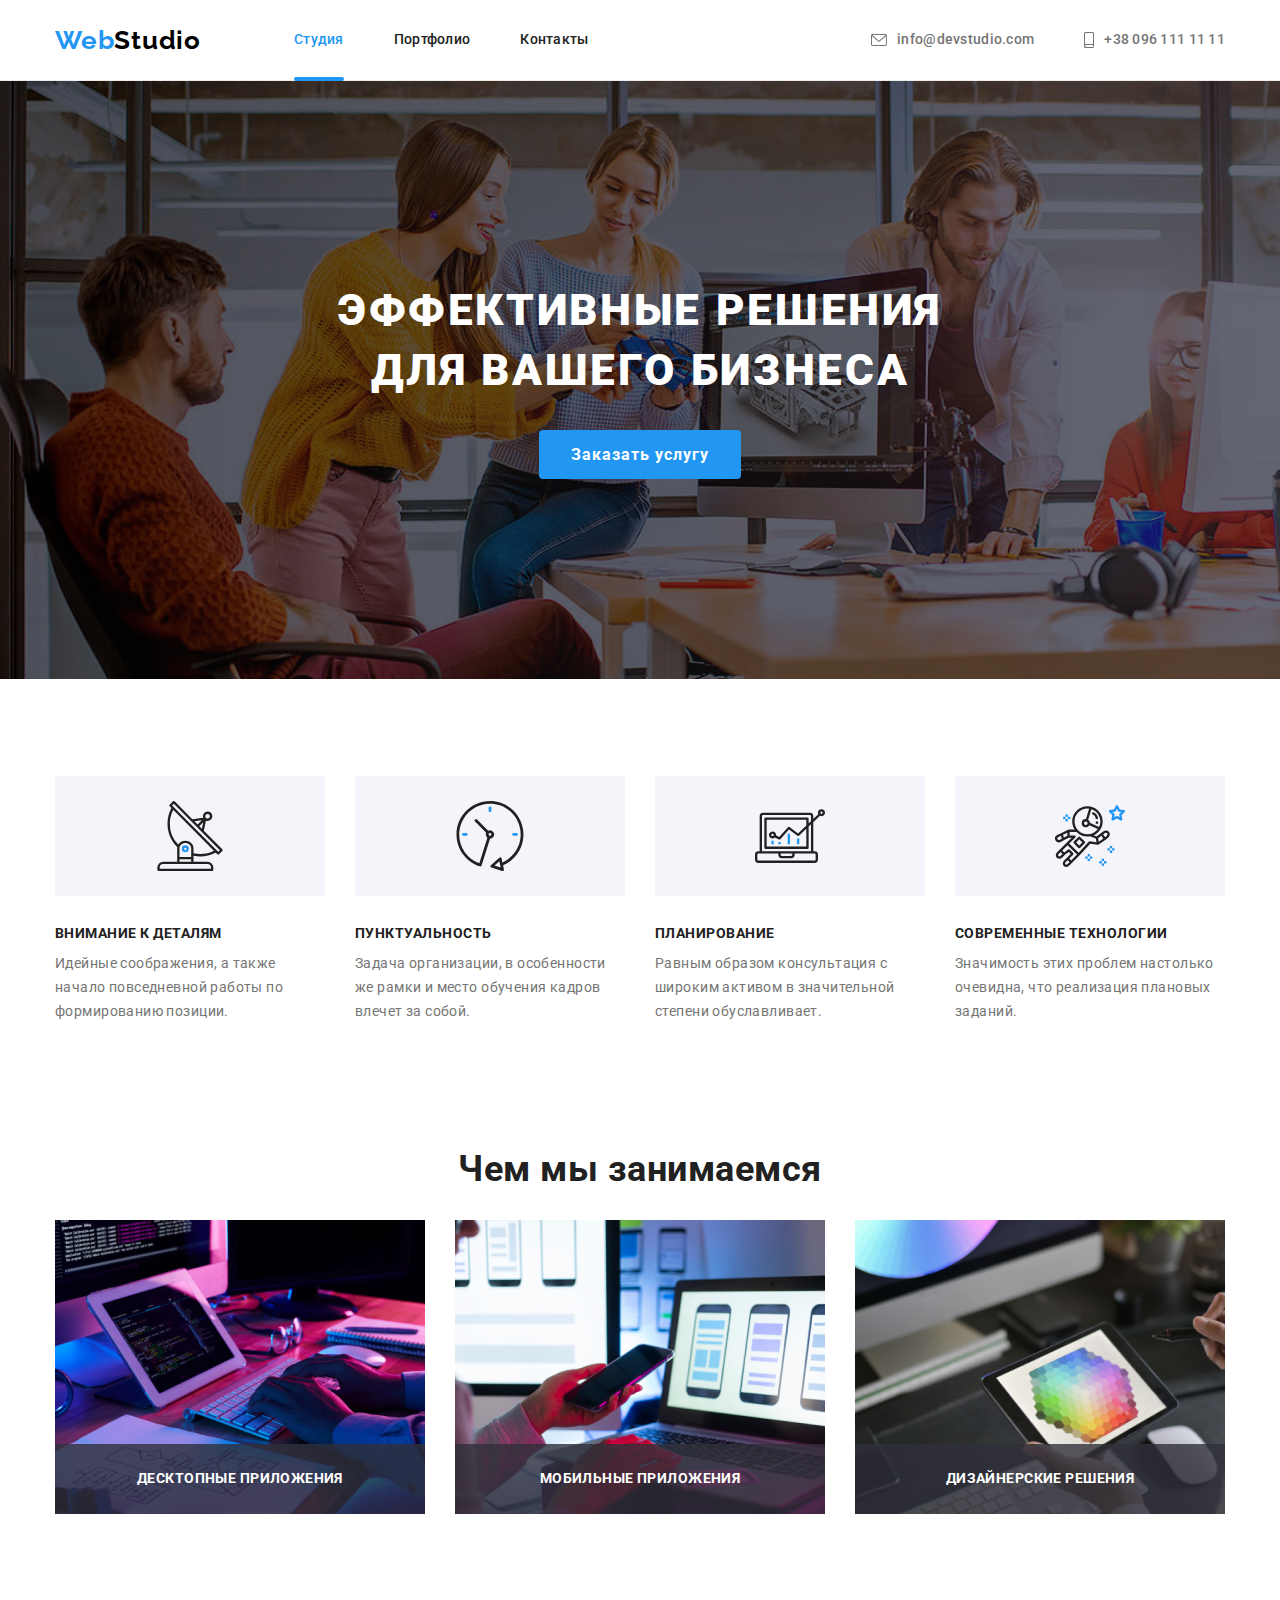
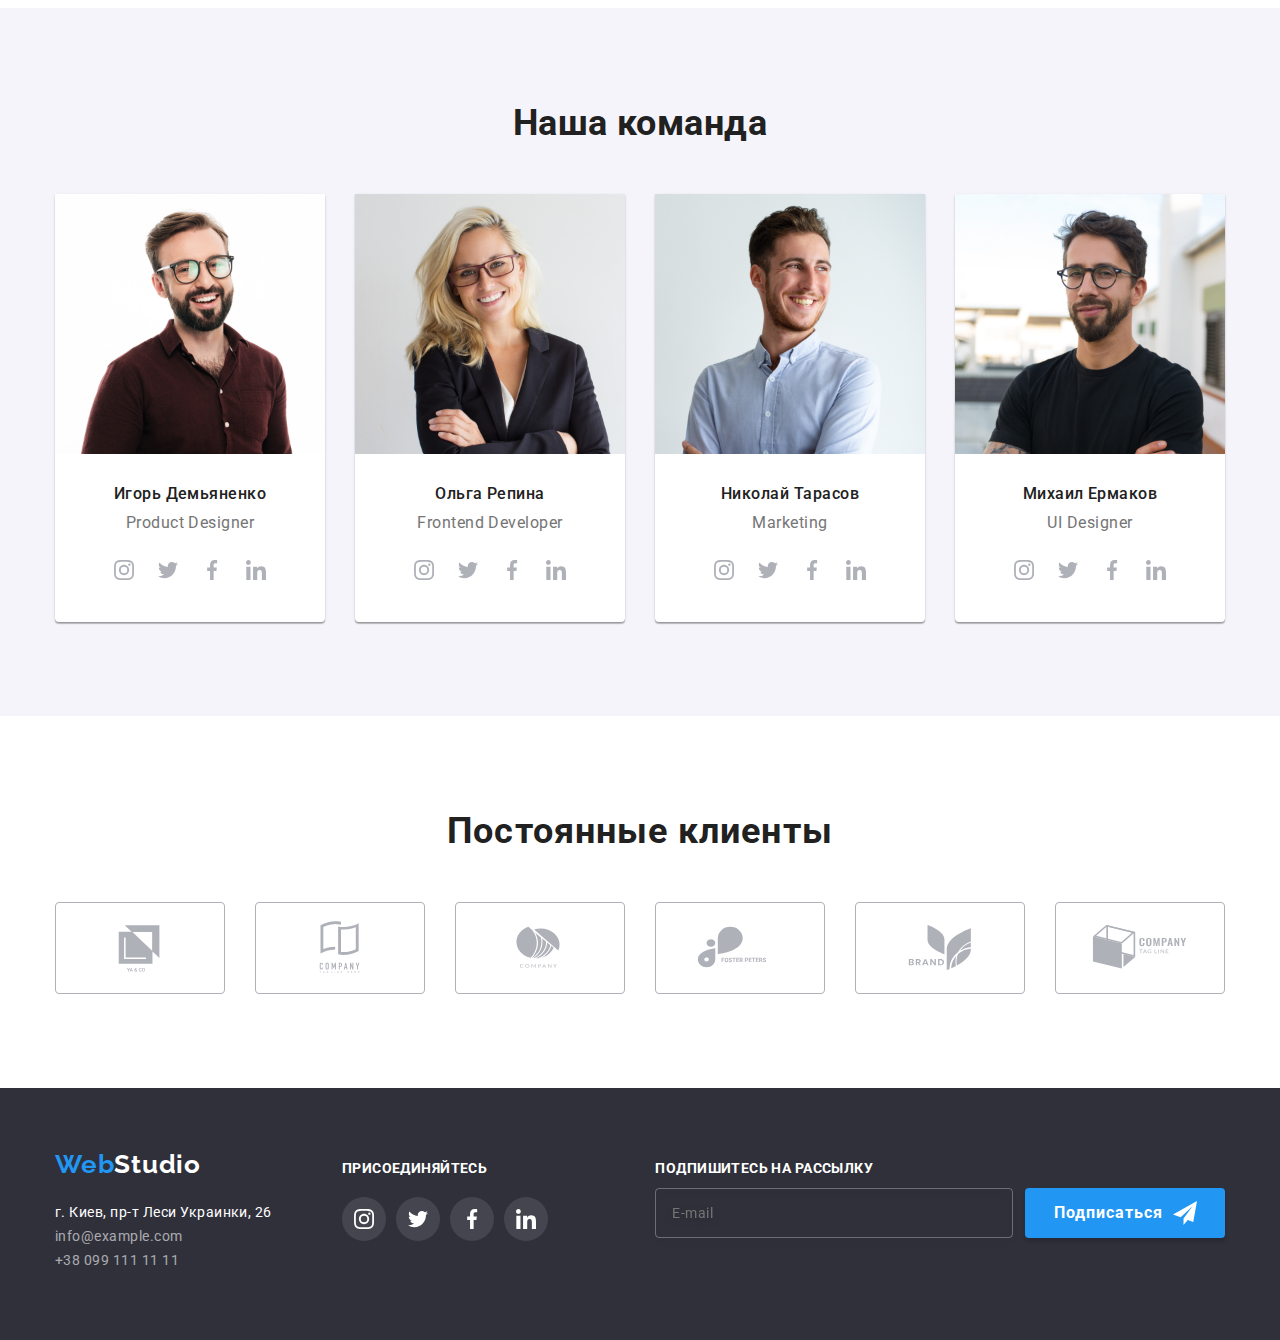
<file: index.html>
<!DOCTYPE html>
<html lang="ru">
  <head>
    <meta charset="UTF-8" />
    <meta http-equiv="X-UA-Compatible" content="IE=edge" />
    <meta name="viewport" content="width=device-width, initial-scale=1.0" />
    <title>Студия</title>
    <link href="https://fonts.googleapis.com/css2?family=Raleway:wght@700&family=Roboto:wght@400;500;700;900&display=swap" rel="stylesheet"/>
    <link rel="stylesheet" href="https://cdn.jsdelivr.net/npm/modern-normalize@1.1.0/modern-normalize.css"/>
    <link rel="stylesheet" href="./css/styles.css"/>
  </head>
  <body>

    <!-- HEADER START -->
    <header class="header">
      <div class="container header-container">
        <a class="logo" href="./index.html"><span class="logo-webblue">Web</span><span class="logo-studioblack">Studio</span></a>
        <nav class="site-nav">
          <ul class="site-nav-list">
            <li class="item"><a href="./index.html" class="link current">Студия</a></li>
            <li class="item"><a href="./portfolio.html" class="link">Портфолио</a></li>
            <li class="item"><a href="" class="link">Контакты</a></li>
          </ul>
        </nav>
        <ul class="header-contacts">
          <li class="item"><a class="header-contacts-link" href="mailto:info@devstudio.com"><svg class="icon-header envelope"><use href="./images/icons/sprite.svg#icon-envelope"></use></svg>info@devstudio.com</a></li>
          <li class="item"><a class="header-contacts-link" href="tel:+380961111111"><svg class="icon-header phone"><use href="./images/icons/sprite.svg#icon-smartphone"></use></svg>+38 096 111 11 11</a></li>
        </ul>
      </div>
    </header>
    <!-- HEADER END -->

    <main class="main">
      
      <!--HERO START -->
      <section class="hero-section">
        <div>
          <h1 class="hero-title">ЭФФЕКТИВНЫЕ РЕШЕНИЯ ДЛЯ ВАШЕГО БИЗНЕСА</h1>
          <button data-modal-open class="hero-btn" type="button">Заказать услугу</button>
        </div>
      </section>
      <!-- HERO END -->

      <!-- BENEFITS START -->
      <section class="benefits-section">
        <div class="container">
          <h2 class="section-title visually-hidden">Преимущества</h2>
          <ul class="benefits">
            <li class="benefits-list">
              <div class="icon-block">
                <svg class="features-icon" width="70" height="70">
                  <use href="./images/icons/sprite.svg#icon-antenna"></use>
                </svg>
              </div>
              <h3 class="benefits-title">ВНИМАНИЕ К ДЕТАЛЯМ</h3>
              <p class="benefits-text">Идейные соображения, а также начало повседневной работы по формированию позиции.</p>
            </li>
            <li class="benefits-list">
              <div class="icon-block">
                <svg class="features-icon" width="70" height="70">
                    <use href="./images/icons/sprite.svg#icon-clock"></use>
                </svg>
              </div>
              <h3 class="benefits-title">ПУНКТУАЛЬНОСТЬ</h3>
              <p class="benefits-text">Задача организации, в особенности же рамки и место обучения кадров влечет за собой.</p>
            </li>
            <li class="benefits-list">
              <div class="icon-block">
                <svg class="features-icon" width="70" height="70">
                  <use href="./images/icons/sprite.svg#icon-diagram"></use>
                </svg>
              </div>
              <h3 class="benefits-title">ПЛАНИРОВАНИЕ</h3>
              <p class="benefits-text">Равным образом консультация с широким активом в значительной степени обуславливает.
              </p>
            </li>
            <li class="benefits-list">
              <div class="icon-block">
                <svg class="features-icon" width="70" height="70">
                  <use href="./images/icons/sprite.svg#icon-astronaut"></use>
                </svg>
              </div>
              <h3 class="benefits-title">СОВРЕМЕННЫЕ ТЕХНОЛОГИИ</h3>
              <p class="benefits-text">Значимость этих проблем настолько очевидна, что реализация плановых заданий.</p>
            </li>
          </ul>
        </div>
      </section>
      <!-- BENEFITS END -->

      <!-- WEDOING START -->
      <section class="wedoing-section">
        <div class="container">
          <h2>Чем мы занимаемся</h2>
          <ul class="wedoing">
            <li class="wedoing-item"><img src="./images/img1.jpg" alt="десктоп" width="370" height="294"/>
            <h3 class="wedoing-item-title">Десктопные приложения</h3>
            </li>
            <li class="wedoing-item"><img src="./images/img2.jpg" alt="мобильное приложение" width="370" height="294"/>
            <h3 class="wedoing-item-title">Мобильные приложения</h3>
            </li>
            <li class="wedoing-item"><img src="./images/img3.jpg" alt="дизайн" width="370" height="294"/>
            <h3 class="wedoing-item-title">Дизайнерские решения</h3>
            </li>
          </ul>
        </div>
      </section>
      <!-- WEDOING END -->

      <!-- TEAM START -->
      <section class="team-section">
        <div class="container">
          <h2 class="section-team-title">Наша команда</h2>
          <ul class="team-list">
            <li class="team-card">
              <img src="./images/img4.jpg" alt="Участник 1" width="270" height="260"/>
              <div class="team-card-description">
                <h3 class="teammate">Игорь Демьяненко</h3>
                <p class="team-position">Product Designer</p>
                <ul class="team-icons"> 
                  <li> <a class="team-link" href="" aria-label="Instagram" target="noopener norefferer"> <svg class="team-icon" width="20px" height="20px"> <use href="./images/icons/sprite.svg#icon-instagram"></use> </svg> </a> </li>
                  <li> <a class="team-link" href="" aria-label="Twitter" target="noopener norefferer"> <svg class="team-icon" width="20px" height="20px"> <use href="./images/icons/sprite.svg#icon-twitter"></use> </svg> </a> </li>
                  <li> <a class="team-link" href="" aria-label="Facebook" target="noopener norefferer"> <svg class="team-icon" width="20px" height="20px"> <use href="./images/icons/sprite.svg#icon-facebook"></use> </svg> </a> </li>
                  <li> <a class="team-link" href="" aria-label="linkedin" target="noopener norefferer"> <svg class="team-icon" width="20px" height="20px"> <use href="./images/icons/sprite.svg#icon-linkedin"></use> </svg> </a> </li>
                </ul>
              </div>
            </li>
            <li class="team-card">
              <img src="./images/img5.jpg" alt="Участник 2" width="270" height="260"/>
              <div class="team-card-description">
                <h3 class="teammate">Ольга Репина</h3>
                <p class="team-position">Frontend Developer</p>
                <ul class="team-icons"> 
                  <li> <a class="team-link" href="" aria-label="Instagram" target="noopener norefferer"> <svg class="team-icon" width="20px" height="20px"> <use href="./images/icons/sprite.svg#icon-instagram"></use> </svg> </a> </li>
                  <li> <a class="team-link" href="" aria-label="Twitter" target="noopener norefferer"> <svg class="team-icon" width="20px" height="20px"> <use href="./images/icons/sprite.svg#icon-twitter"></use> </svg> </a> </li>
                  <li> <a class="team-link" href="" aria-label="Facebook" target="noopener norefferer"> <svg class="team-icon" width="20px" height="20px"> <use href="./images/icons/sprite.svg#icon-facebook"></use> </svg> </a> </li>
                  <li> <a class="team-link" href="" aria-label="linkedin" target="noopener norefferer"> <svg class="team-icon" width="20px" height="20px"> <use href="./images/icons/sprite.svg#icon-linkedin"></use> </svg> </a> </li>
                </ul>
              </div>
            </li>
            <li class="team-card">
              <img src="./images/img6.jpg" alt="Участник 3" width="270" height="260"/>
              <div class="team-card-description">
                <h3 class="teammate">Николай Тарасов</h3>
                <p class="team-position">Marketing</p>
                <ul class="team-icons"> 
                  <li> <a class="team-link" href="" aria-label="Instagram" target="noopener norefferer"> <svg class="team-icon" width="20px" height="20px"> <use href="./images/icons/sprite.svg#icon-instagram"></use> </svg> </a> </li>
                  <li> <a class="team-link" href="" aria-label="Twitter" target="noopener norefferer"> <svg class="team-icon" width="20px" height="20px"> <use href="./images/icons/sprite.svg#icon-twitter"></use> </svg> </a> </li>
                  <li> <a class="team-link" href="" aria-label="Facebook" target="noopener norefferer"> <svg class="team-icon" width="20px" height="20px"> <use href="./images/icons/sprite.svg#icon-facebook"></use> </svg> </a> </li>
                  <li> <a class="team-link" href="" aria-label="linkedin" target="noopener norefferer"> <svg class="team-icon" width="20px" height="20px"> <use href="./images/icons/sprite.svg#icon-linkedin"></use> </svg> </a> </li>
                </ul>
              </div>
            </li>
            <li class="team-card">
              <img src="./images/img7.jpg" alt="Участник 4" width="270" height="260"/>
              <div class="team-card-description">
                <h3 class="teammate">Михаил Ермаков</h3>
                <p class="team-position">UI Designer</p>
                <ul class="team-icons"> 
                  <li> <a class="team-link" href="" aria-label="Instagram" target="noopener norefferer"> <svg class="team-icon" width="20px" height="20px"> <use href="./images/icons/sprite.svg#icon-instagram"></use> </svg> </a> </li>
                  <li> <a class="team-link" href="" aria-label="Twitter" target="noopener norefferer"> <svg class="team-icon" width="20px" height="20px"> <use href="./images/icons/sprite.svg#icon-twitter"></use> </svg> </a> </li>
                  <li> <a class="team-link" href="" aria-label="Facebook" target="noopener norefferer"> <svg class="team-icon" width="20px" height="20px"> <use href="./images/icons/sprite.svg#icon-facebook"></use> </svg> </a> </li>
                  <li> <a class="team-link" href="" aria-label="linkedin" target="noopener norefferer"> <svg class="team-icon" width="20px" height="20px"> <use href="./images/icons/sprite.svg#icon-linkedin"></use> </svg> </a> </li>
                </ul>
              </div>
            </li>
          </ul>
        </div>
      </section>
      <!-- TEAM END -->

      <!-- OUR CLIENTS START -->
      <section class="clients-section">
        <div class="container">
          <h2 class="clients-title">Постоянные клиенты</h2>
            <ul class="items-clients">
              <li class="clients"> <a class="clients-link" href="" aria-label="" target="noopener norefferer"> <svg class="icon-clients" width="106px" height="60px"> <use href="./images/icons/sprite.svg#icon-client1"></use> </svg> </a></li>
              <li class="clients"> <a class="clients-link" href="" aria-label="" target="noopener norefferer"> <svg class="icon-clients" width="106px" height="60px"> <use href="./images/icons/sprite.svg#icon-client2"></use> </svg> </a></li>
              <li class="clients"> <a class="clients-link" href="" aria-label="" target="noopener norefferer"> <svg class="icon-clients" width="106px" height="60px"> <use href="./images/icons/sprite.svg#icon-client3"></use> </svg> </a></li>
              <li class="clients"> <a class="clients-link" href="" aria-label="" target="noopener norefferer"> <svg class="icon-clients" width="106px" height="60px"> <use href="./images/icons/sprite.svg#icon-client4"></use> </svg> </a></li>
              <li class="clients"> <a class="clients-link" href="" aria-label="" target="noopener norefferer"> <svg class="icon-clients" width="106px" height="60px"> <use href="./images/icons/sprite.svg#icon-client5"></use> </svg> </a></li>
              <li class="clients"> <a class="clients-link" href="" aria-label="" target="noopener norefferer"> <svg class="icon-clients" width="106px" height="60px"> <use href="./images/icons/sprite.svg#icon-client6"></use> </svg> </a></li>
            </ul>
        </div>
      </section>
      <!-- OUR CLIENTS END -->
    </main>

    <!-- FOOTER START -->
    <footer class="footer">
      <div class="container footer-wrapper">
        <div>
          <a class="logo-footer" href="./index.html"><span class="logo-webblue">Web</span><span class="logo-studiowhite">Studio</span></a>
            <address class="footer-contacts">
              <ul>
                <li><a class="footer-contacts-address" target="_blank" rel="noopener noreferrer" href="https://maps.app.goo.gl/mcxa1YL5RhLCHSpZ9">г. Киев, пр-т Леси Украинки, 26</a></li>
                <li><a class="footer-contacts" href="mailto:info@devstudio.com">info@example.com</a></li>
                <li><a class="footer-contacts" href="tel:+380961111111">+38 099 111 11 11</a></li>
              </ul>
            </address>
        </div> 
        <div class="social-links">
          <h3 class="social-links-title">присоединяйтесь</h3>
            <ul class="social-links-list">
              <li class="social-link-item"><a class="social-link" href="" aria-label="Instagram" target="noopener norefferer"><svg class="icon-footer" width="20px" height="20px"><use href="./images/icons/sprite.svg#icon-instagram"></use></svg></a></li>
              <li class="social-link-item"><a class="social-link" href="" aria-label="Twitter" target="noopener norefferer"><svg class="icon-footer" width="20px" height="20px"><use href="./images/icons/sprite.svg#icon-twitter"></use></svg></a></li>
              <li class="social-link-item"><a class="social-link" href="" aria-label="facebook" target="noopener norefferer"><svg class="icon-footer" width="20px" height="20px"><use href="./images/icons/sprite.svg#icon-facebook"></use></svg></a></li>
              <li class="social-link-item"><a class="social-link" href="" aria-label="linkedin" target="noopener norefferer"><svg class="icon-footer" width="20px" height="20px"><use href="./images/icons/sprite.svg#icon-linkedin"></use></svg></a></li>
            </ul>
        </div>
        <!-- FORM SUBSCR-->
        <form class="subscribe-form" name="subscribe-form" autocomplete="off">
          <h2 class="subscribe-header">Подпишитесь на рассылку</h2>
          <div class="subscribe-wrapper">
            <input class="subscribe-input" type="email" name="email" placeholder="E-mail"/>
              <button class="subscribe-btn"  type="submit">
                <span>Подписаться</span>
                <svg class="subscribe-btn-svg" width="24" height="24">
                  <use href="./images/icons/sprite.svg#iconsubscr"></use>
                </svg>
              </button>
          </div>
        </form>
        <!-- FORM SUBSCR-->
      </div> 
    </footer>
    <!-- FOOTER END -->


    <div data-modal class="backdrop is-hidden">
      <div class="modal">
          <button class="close" data-modal-close >
              <svg class="icon-close" width="18" height="18">
                  <use href="./images/icons/sprite.svg#close"></use>
              </svg>
          </button>

          <form class="form">
            <p class="form-text">Оставьте свои данные, мы вам перезвоним</p>
            <div class="form-field">
                <label class="form-label" for="name">Имя</label>
                <div class="input-thumb">
                    <input class="form-input" type="text" name="name" id="name">
                    <svg class="form-icon">
                        <use href="./images/icons/sprite.svg#chelovechek"></use>
                    </svg>
                    
                
                </div>
            </div>

            <div class="form-field">
                <label class="form-label" for="tel">Телефон</label>
                <div class="input-thumb">
                    <input class="form-input" type="tel" name="tel" id="tel">
                    <svg class="form-icon">
                        <use href="./images/icons/sprite.svg#telephone"></use>
                    </svg>
                    
                </div>
            </div>

            <div class="form-field">
                <label class="form-label" for="mail-form">Почта</label>
                <div class="input-thumb">
                    <input class="form-input" type="email" name="mail" id="mail-form">
                    <svg class="form-icon">
                        <use href="./images/icons/sprite.svg#mail"></use>
                    </svg>
                    
                </div>
                
            </div>

            <div class="form-field textarea">
                <label class="form-label" for="comment">Комментарий</label>
                <textarea class="form-input textarea-input" rows="5" name="comment" id="comment" placeholder="Введите текст"></textarea>
            </div>

            <div class="form-field checkbox-wrapper">
                
                
                <label class="form-label checkbox" for="accept">
                    <input class="form-checkbox visually-hidden" type="checkbox" name="accept" value="" id="accept">
                    <svg class="icon-check">
                        <use class="icon-active" href="./images/icons/sprite.svg#check"></use>
                        <use class="icon-notactive" href="./images/icons/sprite.svg#border"></use>
                    </svg>
                </label>
                <p>Соглашаюсь с рассылкой и принимаю <a class="checkbox-link" href="">Условия договора</a></p>
            </div>

            <button class="form-button" type="submit">Отправить</button>
            

        </form>
      </div>
    </div>





     <script src="./js/modal.js"></script>
  </body>
</html>
</file>
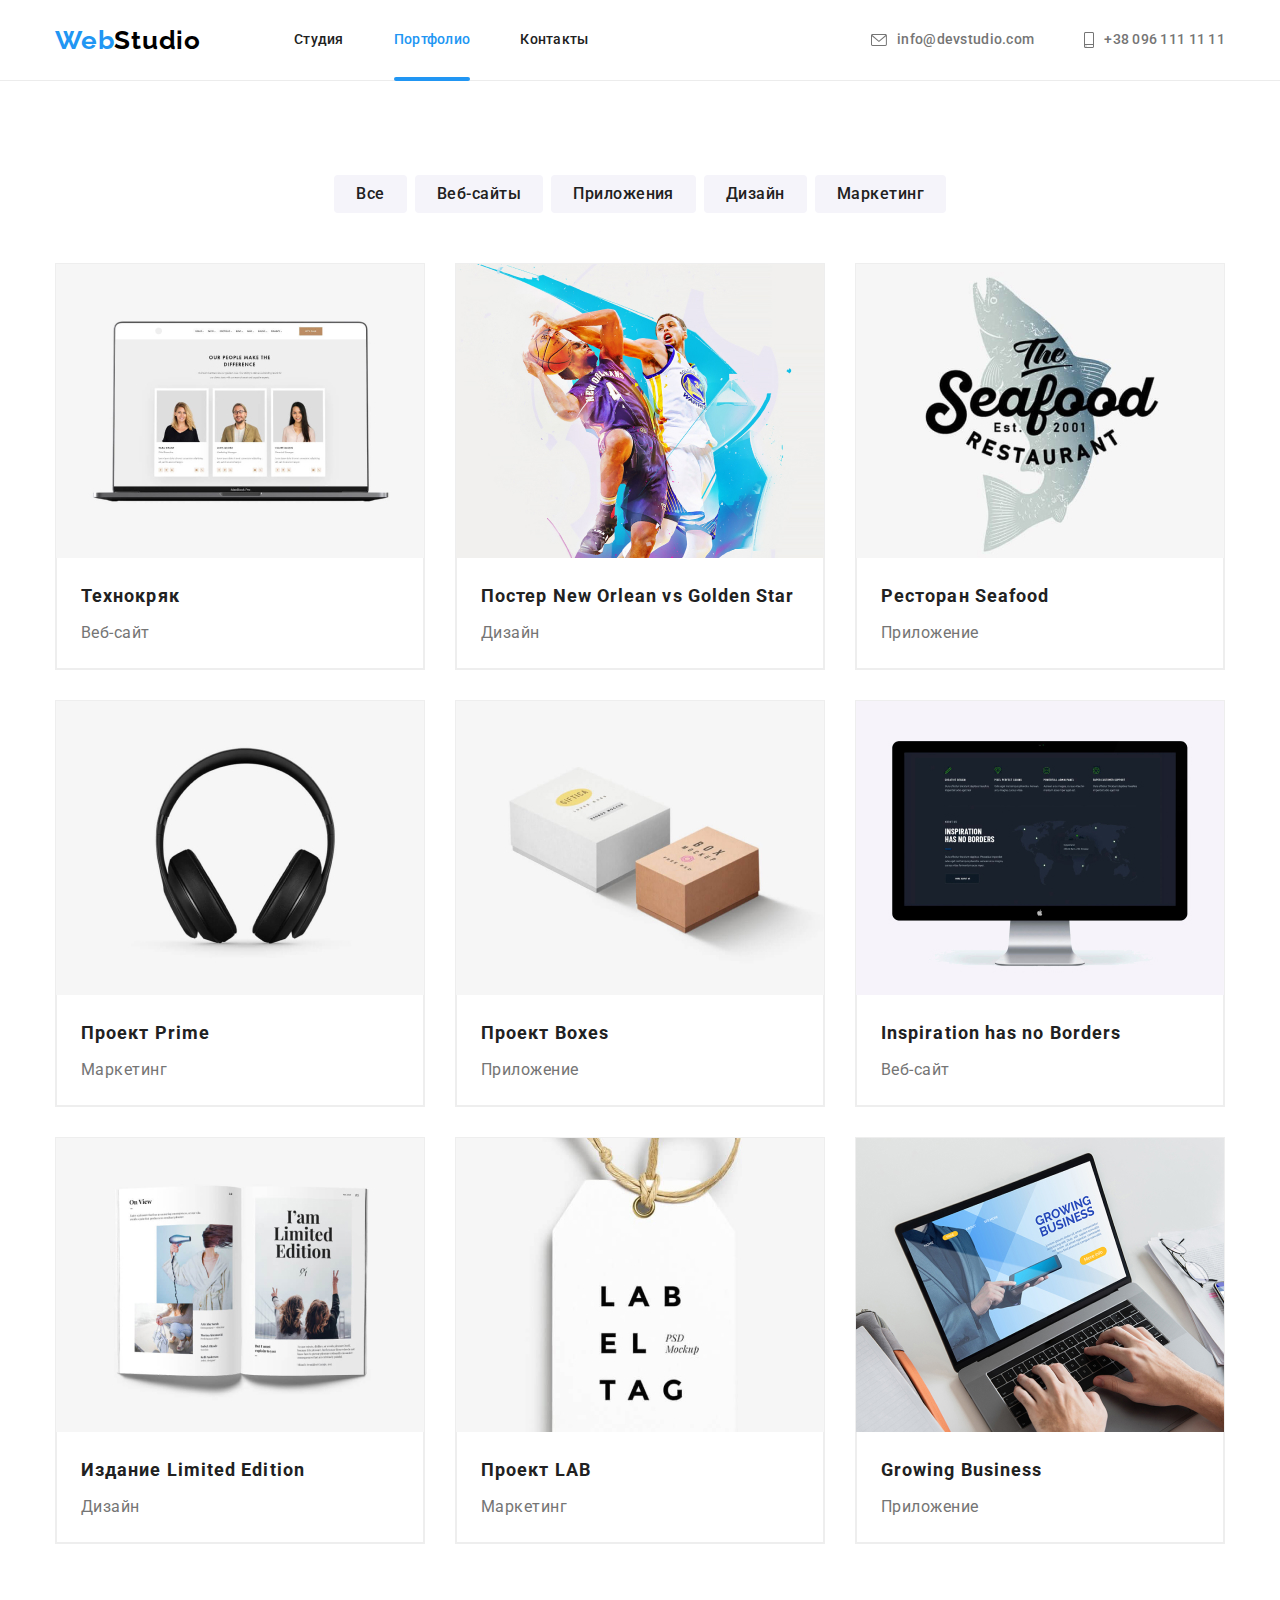
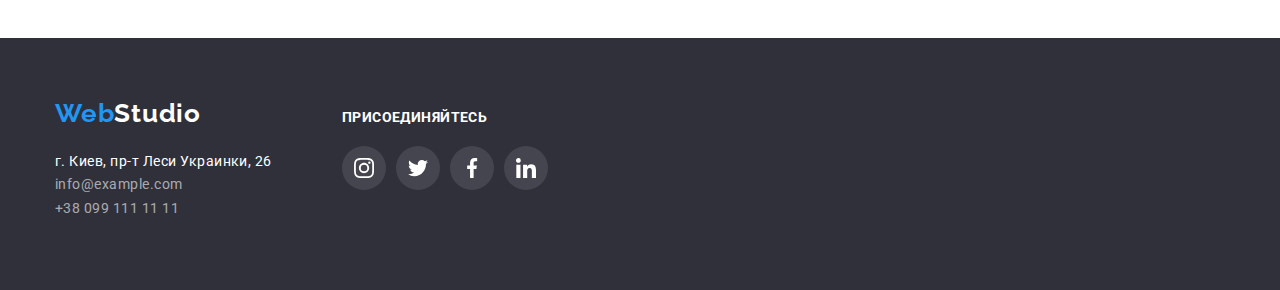
<file: portfolio.html>
<!DOCTYPE html>
<html lang="ru">
  <head>
    <meta charset="UTF-8" />
    <meta http-equiv="X-UA-Compatible" content="IE=edge" />
    <meta name="viewport" content="width=device-width, initial-scale=1.0" />
    <title>Портфолио</title>
    <link href="https://fonts.googleapis.com/css2?family=Raleway:wght@700&family=Roboto:wght@400;500;700;900&display=swap" rel="stylesheet"/>
    <link rel="stylesheet" href="https://cdn.jsdelivr.net/npm/modern-normalize@1.1.0/modern-normalize.css"/>
    <link rel="stylesheet" href="./css/styles.css" />
  </head>
  <body>

    <!-- HEADER START -->
    <header class="header">
      <div class="container header-container">
        <a class="logo" href="./index.html"><span class="logo-webblue">Web</span><span class="logo-studioblack">Studio</span></a>
        <nav class="site-nav">
          <ul class="site-nav-list">
            <li class="item"><a href="./index.html" class="link">Студия</a></li>
            <li class="item"><a href="./portfolio.html" class="link current">Портфолио</a></li>
            <li class="item"><a href="" class="link">Контакты</a></li>
          </ul>
        </nav>
        <ul class="header-contacts">
          <li class="item"><a class="header-contacts-link" href="mailto:info@devstudio.com"><svg class="icon-header envelope"><use href="./images/icons/sprite.svg#icon-envelope"></use></svg>info@devstudio.com</a></li>
          <li class="item"><a class="header-contacts-link" href="tel:+380961111111"><svg class="icon-header phone"><use href="./images/icons/sprite.svg#icon-smartphone"></use></svg>+38 096 111 11 11</a></li>
        </ul>
      </div>
    </header>
      <!-- HEADER END -->

    <main class="main">
      <!-- FILTER/PORTFOLIO START -->
      <section class="portfolio-section">
        <div class="container">
          <ul class="button-list">
            <li class="item"><button class="portfolio-btn" type="button">Все</button></li>
            <li class="item"><button class="portfolio-btn" type="button">Веб-сайты</button></li>
            <li class="item"><button class="portfolio-btn" type="button">Приложения</button></li>
            <li class="item"><button class="portfolio-btn" type="button">Дизайн</button></li>
            <li class="item"><button class="portfolio-btn" type="button">Маркетинг</button></li>
          </ul>

          <ul class="portfolio-examples">
            <li class="item">
              <a class="proj-link" href="">
                <div class="example-thumb">
                  <img class="utilities" src="./images/img8.jpg" alt="Технокряк" width="370" height="294"/>
                  <p class="example-discription">Технокряк это современная площадка распространения коронавируса. Компании используют эту платформу для цифрового шпионажа и атак на защищённые сервера конкурентов.</p>
                </div>
                <div class="portfolio-card">
                  <h3 class="example">Технокряк</h3>
                  <p class="example-type">Веб-сайт</p>
                </div>
              </a>
            </li>

            <li class="item">
              <a class="proj-link" href="">
                <div class="example-thumb">
                  <img class="utilities" src="./images/img9.jpg" alt="Постер New Orlean vs Golden Star" width="370" height="294"/>
                  <p class="example-discription">Технокряк это современная площадка распространения коронавируса. Компании используют эту платформу для цифрового шпионажа и атак на защищённые сервера конкурентов.</p>
                </div>
                <div class="portfolio-card">
                  <h3 class="example">Постер New Orlean vs Golden Star</h3>
                  <p class="example-type">Дизайн</p>
                </div>
              </a>
            </li>

            <li class="item"> 
              <a class="proj-link" href="">
                <div class="example-thumb">
                  <img class="utilities" src="./images/img10.jpg" alt="Ресторан Seafood" width="370" height="294"/>
                  <p class="example-discription">Технокряк это современная площадка распространения коронавируса. Компании используют эту платформу для цифрового шпионажа и атак на защищённые сервера конкурентов.</p>
                </div>
                <div class="portfolio-card">
                  <h3 class="example">Ресторан Seafood</h3>
                  <p class="example-type">Приложение</p>
                </div>
              </a>
            </li>

            <li class="item"> 
              <a class="proj-link" href="">
                <div class="example-thumb">
                  <img class="utilities" src="./images/img11.jpg" alt="Проект Prime" width="370" height="294"/>
                  <p class="example-discription">Технокряк это современная площадка распространения коронавируса. Компании используют эту платформу для цифрового шпионажа и атак на защищённые сервера конкурентов.</p>
                </div>
                <div class="portfolio-card">
                  <h3 class="example">Проект Prime</h3>
                  <p class="example-type">Маркетинг</p>
                </div>
              </a>
            </li>

            <li class="item"> 
              <a class="proj-link" href="">
                <div class="example-thumb">
                  <img class="utilities" src="./images/img12.jpg" alt="Проект Boxes" width="370" height="294"/>
                  <p class="example-discription">Технокряк это современная площадка распространения коронавируса. Компании используют эту платформу для цифрового шпионажа и атак на защищённые сервера конкурентов.</p>
                </div>
                <div class="portfolio-card">
                  <h3 class="example">Проект Boxes</h3>
                  <p class="example-type">Приложение</p>
                </div>
              </a>
            </li>

            <li class="item"> 
              <a class="proj-link" href="">
                <div class="example-thumb">
                  <img class="utilities" src="./images/img13.jpg" alt="Inspiration has no Borders" width="370" height="294"/>
                  <p class="example-discription">Технокряк это современная площадка распространения коронавируса. Компании используют эту платформу для цифрового шпионажа и атак на защищённые сервера конкурентов.</p>
                </div>
                <div class="portfolio-card">
                  <h3 class="example">Inspiration has no Borders</h3>
                  <p class="example-type">Веб-сайт</p>
                </div>
              </a>
            </li>

            <li class="item"> 
              <a class="proj-link" href="">
                <div class="example-thumb">
                  <img class="utilities" src="./images/img14.jpg" alt="Издание Limited Edition" width="370" height="294"/>
                  <p class="example-discription">Технокряк это современная площадка распространения коронавируса. Компании используют эту платформу для цифрового шпионажа и атак на защищённые сервера конкурентов.</p>
                </div>
                <div class="portfolio-card">
                  <h3 class="example">Издание Limited Edition</h3>
                  <p class="example-type">Дизайн</p>
                </div>
              </a>
            </li>

            <li class="item"> 
              <a class="proj-link" href="">
                <div class="example-thumb">
                  <img class="utilities" src="./images/img15.jpg" alt="Проект LAB" width="370" height="294"/>
                  <p class="example-discription">Технокряк это современная площадка распространения коронавируса. Компании используют эту платформу для цифрового шпионажа и атак на защищённые сервера конкурентов.</p>
                </div>
                <div class="portfolio-card">
                  <h3 class="example">Проект LAB</h3>
                  <p class="example-type">Маркетинг</p>
                </div>
              </a>
            </li>

            <li class="item"> 
              <a class="proj-link" href="">
                <div class="example-thumb">
                  <img class="utilities" src="./images/img16.jpg" alt="Growing Business" width="370" height="294"/>
                  <p class="example-discription">Технокряк это современная площадка распространения коронавируса. Компании используют эту платформу для цифрового шпионажа и атак на защищённые сервера конкурентов.</p>
                </div>
                <div class="portfolio-card">
                  <h3 class="example">Growing Business</h3>
                  <p class="example-type">Приложение</p>
                </div>
              </a>
            </li>
          </ul>
        </div>
      </section>
      <!-- FILTER/PORTFOLIO END -->

    </main>
    <!--FOOTER START-->
    <footer class="footer">
      <div class="container footer-wrapper">
        <div>
          <a class="logo-footer" href="./index.html"><span class="logo-webblue">Web</span><span class="logo-studiowhite">Studio</span></a>
            <address class="footer-contacts">
              <ul>
                <li><a class="footer-contacts-address" target="_blank" rel="noopener noreferrer" href="https://maps.app.goo.gl/mcxa1YL5RhLCHSpZ9">г. Киев, пр-т Леси Украинки, 26</a></li>
                <li><a class="footer-contacts" href="mailto:info@devstudio.com">info@example.com</a></li>
                <li><a class="footer-contacts" href="tel:+380961111111">+38 099 111 11 11</a></li>
              </ul>
            </address>
        </div> 
        <div class="social-links">
          <h3 class="social-links-title">присоединяйтесь</h3>
            <ul class="social-links-list">
              <li class="social-link-item"><a class="social-link" href="" aria-label="Instagram" target="noopener norefferer"><svg class="icon-footer" width="20px" height="20px"><use href="./images/icons/sprite.svg#icon-instagram"></use></svg></a></li>
              <li class="social-link-item"><a class="social-link" href="" aria-label="Twitter" target="noopener norefferer"><svg class="icon-footer" width="20px" height="20px"><use href="./images/icons/sprite.svg#icon-twitter"></use></svg></a></li>
              <li class="social-link-item"><a class="social-link" href="" aria-label="facebook" target="noopener norefferer"><svg class="icon-footer" width="20px" height="20px"><use href="./images/icons/sprite.svg#icon-facebook"></use></svg></a></li>
              <li class="social-link-item"><a class="social-link" href="" aria-label="linkedin" target="noopener norefferer"><svg class="icon-footer" width="20px" height="20px"><use href="./images/icons/sprite.svg#icon-linkedin"></use></svg></a></li>
            </ul>
        </div>
      </div> 
    </footer>
      <!--FOOTER END-->
  </body>
</html>
</file>
<file: css/styles.css>
:root {
  --black : #000;
  --white : #fff;
  --btn-hov-foc : #188ce8;
  --blue: #2196f3;
  --main-text-color: #212121;
  --secondary-text-color: #757575;
  --main-background-color: #fff;
  --secondary-background-color: #2f303a;
  --third-background-color: #f5f4fa;
}

/* ОБЩИЕ НАСТРОЙКИ */
body {
  background-color: var(--main-background-color);
  color: var(--main-text-color);
  font-family: Roboto, sans-serif;
  letter-spacing: 0.03em;
  
  position: relative;
  margin-left: auto;
  margin-right: auto;
}
ul,
p {
  padding: 0;
  margin: 0;
}
ul {
  list-style-type: none;
}
a {
  text-decoration: none;
}
.logo {
  color: var(--black);
  font-family: Raleway, sans-serif;
  font-weight: bold;
  font-size: 26px;
  line-height: 1.19;
  text-decoration: none;
}
img {
  display: block;
}
.container {
  padding-left: 15px;
  padding-right: 15px;
  margin-left: auto;
  margin-right: auto;
  width: 1200px;
}

/* LOGOTYPE */

 .logo-webblue {
  color: var(--blue);
  font-family: Raleway;
  font-size: 26px;
  font-weight: 700;
  line-height: 1.17;
  letter-spacing: 0.03em;
}
.logo-studioblack{
  color: var(--black);
  font-family: Raleway;
  font-size: 26px;
  font-weight: 700;
  line-height: 1.17;
  letter-spacing: 0.03em;
}
.logo-studiowhite {
  color: var(--white);
  font-family: Raleway;
  font-size: 26px;
  font-weight: 700;
  line-height: 1.17;
  letter-spacing: 0.03em;
} 

/* HEADER */

.header {
  font-weight: 500;
  font-size: 14px;
  line-height: 1.14;
  border-bottom-width: 1px;
  border-bottom-color: #ececec;
  border-bottom-style: solid;
}
.header-container {
  display: flex;
  align-items: center;
}

/* SITE_NAV */
.site-nav {
  margin-left: 93px;
}
.site-nav-list {
  display: flex;
}
.site-nav .item:not(:last-child) {
  margin-right: 50px;
}
.site-nav .link {
  display: block;
  padding-top: 32px;
  padding-bottom: 32px;
  color: var(--main-text-color);
  letter-spacing: 0.02em;

  transition-property: color;
  transition-duration: 250ms;
  transition-timing-function: cubic-bezier(0.4, 0, 0.2, 1);
}
.site-nav .link:hover,
.site-nav .link:focus {
  color: var(--blue);
}
.site-nav .link.current {
  color: var(--blue);
  position: relative;
}
.site-nav .link.current::after {
  content: "";
  display: block;
  position: absolute;
  bottom: -1px;
  width: 100%;
  height: 4px;
  border-radius: 2px;
  background-color: var(--blue);
}

/* ICONS */

.header-contacts-link {
  display: flex;
  justify-content: center;
  align-items: center;
  color: var(--secondary-text-color);
  letter-spacing: 0.02em;

  transition-property: color;
  transition-duration: 250ms;
  transition-timing-function: cubic-bezier(0.4, 0, 0.2, 1);
}
.header-contacts-link:hover .icon-header,
.header-contacts-link:focus .icon-header {
  fill: var(--blue);
} 
.icon-header {
  display: inline-block;
  margin-right: 10px;
  fill: var(--secondary-text-color);
  
  transition-property: fill;
  transition-duration: 250ms;
  transition-timing-function: cubic-bezier(0.4, 0, 0.2, 1);
}
.envelope {
  width: 16px;
  height: 12px;
}
.phone {
  width: 10px;
  height: 16px;
}

/* HEADER CONTACTS */

.header-contacts {
  justify-content: center;
  align-items: center;
  display: flex;
  margin-left: auto;
}
.header-contacts .item + .item {
  margin-left: 50px;
}

.header-contacts-link:hover,
.header-contacts-link:focus {
  color: var(--blue);
}

/* HERO */

.hero-section {
  margin-top: 0;
  padding-top: 200px;
  padding-bottom: 200px;
  color: var(--white);
  text-align: center;
  background-image: linear-gradient(to right,rgba(0, 0, 0, 0.4),rgba(47, 48, 58, 0.4) ),url(../images/bgi-work-proces.jpg);
  background-repeat: no-repeat;
  max-width: 1600px;
  background-color: #c4c4c4;
  border-bottom-style: solid;
  margin-left: auto;
  margin-right: auto
}
.hero-title {
  letter-spacing: 0.06em;
  font-weight: 900;
  font-size: 44px;
  line-height: 1.36;
  text-transform: uppercase;
  margin-top: 0;
  margin-bottom: 29px;
  max-width: 696px;
  margin-left: auto;
  margin-right: auto;
}
.hero-btn {
  color: var(--white);
  background-color: var(--blue);
  letter-spacing: 0.06em;
  font-family: inherit;
  font-weight: 700;
  font-size: 16px;
  line-height: 1.86;
  align-items: center;
  text-align: center;
  padding: 10px 32px;
  border-radius: 4px;
  margin-top: 0;
  margin-bottom: 0;
  border: none;
  cursor: pointer;

  transition-property: background-color;
  transition-duration: 250ms;
  transition-timing-function: cubic-bezier(0.4, 0, 0.2, 1);
}
.hero-btn:hover,
.hero-btn:focus {
  background-color: var(--btn-hov-foc);
}

/* BENEFITS */

.benefits-section {
  padding-top: 94px;
  padding-bottom: 94px;
}
.section-title {
  margin-bottom: 50px;
  margin-top: 0px;
}
.visually-hidden {
  position: absolute;
  width: 1px;
  height: 1px;
  margin: -1px;
  border: 0;
  padding: 0;
  white-space: nowrap;
  clip-path: inset(100%);
  clip: rect(0 0 0 0);
  overflow: hidden;
}
.benefits {
  display: flex;
}
.benefits-list {
  width: 270px;
}
.benefits-list:not(:last-child){
  margin-right: 30px; 
}
.icon-block {
  display: flex;
  justify-content: center;
  align-items: center;
  width: 270px;
  height: 120px;
  margin-bottom: 30px;
  background-color: var(--third-background-color);
  border-radius: 4px;
}
.features-icon {
  width: 70px;
  height: 70px;
}
.benefits-title {
  font-weight: 700;
  font-size: 14px;
  line-height: 1.14;
  text-transform: uppercase;
}
.benefits-text {
  color: var(--secondary-text-color);
  font-size: 14px;
  line-height: 1.71;
  letter-spacing: 0.03em;
}
/* .benefits .item {
  margin-right: 30px;
  width: 270px;
} */
/* .benefits .item:last-child {
  margin-right: 0;
} */

/* WEDOING START */

.wedoing-section {
  padding-top: 0;
  padding-bottom: 94px;
}
h2 {
  font-weight: 700;
  font-size: 36px;
  line-height: 1.17;
  text-align: center;
}
.wedoing {
  display: flex;
}
.wedoing-item {
  position: relative;
}
.wedoing-item:not(:last-child) {
  margin-right: 30px;
}
.wedoing-item-title {
  position: absolute;
  bottom: 0;
  width: 100%;
  margin: 0;
  padding: 27px 0;
  font-size: 14px;
  line-height: 1.14;
  text-align: center;
  letter-spacing: 0.03em;
  text-transform: uppercase;
  color: #ffffff;
  background-color: rgba(47, 48, 58, 0.8);
}

/* TEAM */

.team-section {
  padding-top: 94px;
  padding-bottom: 94px;
  background-color: var(--third-background-color);
}
.section-team-title {
  margin-bottom: 50px;
  margin-top: 0px;
}
.team-list {
  display: flex;
}
.team-card {
  background-color: var(--white);
  margin-bottom: 0px;
  box-shadow: 0px 1px 3px rgba(0, 0, 0, 0.12), 0px 1px 1px rgba(0, 0, 0, 0.14),
    0px 2px 1px rgba(0, 0, 0, 0.2);
  border-radius: 0px 0px 4px 4px;
}
.team-card-description {
  padding-top: 30px;
  padding-bottom: 30px;
}
.team-card:not(:last-child) {
  margin-right: 30px;
}
h3 {
  margin-top: 0px;
  margin-bottom: 10px;
}
.teammate {
  font-weight: 500;
  font-size: 16px;
  line-height: 1.19;
  text-align: center;
  margin-top: 0px;
}
.team-position {
  color: var(--secondary-text-color);
  font-weight: normal;
  font-size: 16px;
  line-height: 1.19;
  text-align: center;
  margin-bottom: 0px;
}

/* TEAM ICONS */

.team-icons {
  display: flex;
  margin-top: 16px;
  justify-content: center;
}
.team-link {
  display: flex;
  justify-content: center;
  align-items: center;
  width: 44px;
  height: 44px;
  border-radius: 50%;
  color: #afb1b8;

  transition-property: background-color;
  transition-duration: 250ms;
  transition-timing-function: cubic-bezier(0.4, 0, 0.2, 1);
}
.team-icons-item:not(:last-child) {
  margin-right: 10px;
}
.team-icon {
  fill: #afb1b8;
  transition-property: fill;
  transition-duration: 250ms;
  transition-timing-function: cubic-bezier(0.4, 0, 0.2, 1);
}
.team-link:hover .team-icon,
.team-link:focus .team-icon {
  fill: var(--white);
}
.team-link:hover,
.team-link:focus {
  background-color: var(--blue);
}

/* CLIENTS */

.clients-section {
  padding-top: 94px;
  padding-bottom: 94px;
}
.clients-title {
  margin-bottom: 50px;
  margin-top: 0;
  font-weight: bold;
  font-size: 36px;
  line-height: 1, 17px;
  text-align: center;
  letter-spacing: 0.03em;
  color: var(--main-text-color);
}
.items-clients {
  display: flex;
  margin-right: -30px;
}
.clients {
  display: flex;
  flex-basis: calc(100% / 6 - 30px);
  margin-right: 30px;
  justify-content: center;
  align-items: center;
}
.clients-link {
  display: flex;
  justify-content: center;
  align-items: center;
  width: 170px;
  height: 92px;
  border: 1px solid #afb1b8;
  border-radius: 4px;

  transition-property: border;
  transition-duration: 250ms;
  transition-timing-function: cubic-bezier(0.4, 0, 0.2, 1);
}
.clients-link:hover,
.clients-link:focus {
  border: 1px solid var(--blue);
  color: var(--blue);
}
.icon-clients {
  fill: #afb1b8;
  transition-property: fill;
  transition-duration: 250ms;
  transition-timing-function: cubic-bezier(0.4, 0, 0.2, 1);
}
.clients-link:hover .icon-clients,
.clients-link:focus .icon-clients {
  fill: var(--blue);
}

/* FOOTER */

.footer {
  background-color: var(--secondary-background-color);
  font-size: 14px;
  line-height: 1.71;
  padding-top: 60px;
  padding-bottom: 60px;
  height: 252px;
}
.footer-wrapper {
  display: flex;
  align-items: baseline;
}
.logo-footer {
  display: block;
  margin-bottom: 20px;
}
.footer-contacts-address {
  color: #ffffff;

  transition-property: color;
  transition-duration: 250ms;
  transition-timing-function: cubic-bezier(0.4, 0, 0.2, 1);
}
.footer-contacts {
  color: rgba(255, 255, 255, 0.6);
  font-style: normal;
  display: inline-block;

  transition-property: color;
  transition-duration: 250ms;
  transition-timing-function: cubic-bezier(0.4, 0, 0.2, 1);
}
.footer-contacts a:hover,
.footer-contacts a:focus {
  color: var(--blue);
}
.social-links {
  margin-left: 70px;
}
.social-links-title {
  margin-bottom: 20px;
  font-family: Roboto, sans-serif;
  font-weight: bold;
  font-size: 14px;
  line-height: 1.14;
  letter-spacing: 0.03em;
  text-transform: uppercase;
  color: var(--white);
}
.social-links-list {
  display: flex;
  width: 206px;
}
.social-link-item:not(:last-child) {
  margin-right: 10px;
}
.social-link {
  display: flex;
  justify-content: center;
  align-items: center;
  width: 44px;
  height: 44px;
  border-radius: 50%;
  background-color: rgba(255, 255, 255, 0.1);

  transition-property: background-color;
  transition-duration: 250ms;
  transition-timing-function: cubic-bezier(0.4, 0, 0.2, 1);
}
.social-link:hover,
.social-link:focus {
  background-color: var(--accent-color);
}
.icon-footer {
  fill: var(--white);
}

/* JOIN US START */

.footer-wrapper {
  display: flex;
  align-items: baseline;
}
.social-links {
  margin-left: 70px;
}
.social-links-title {
  margin-bottom: 20px;
  font-family: Roboto, sans-serif;
  font-weight: bold;
  font-size: 14px;
  line-height: 1.14;
  letter-spacing: 0.03em;
  text-transform: uppercase;
  color: var(--white);
}
.social-links-list {
  display: flex;
  width: 206px;
}
.social-link {
  display: flex;
  justify-content: center;
  align-items: center;
  width: 44px;
  height: 44px;
  border-radius: 50%;
  background-color: rgba(255, 255, 255, 0.1);
}
.social-link-item:not(:last-child) {
  margin-right: 10px;
}
.social-link:hover,
.social-link:focus {
  background-color: var(--blue);
}
.icon-footer {
  fill: var(--white);
}

/* FORM SUBSCR */

.subscribe-form {
  margin-left: auto;
}
.subscribe-header {
  text-align: left;
  font-weight: 700;
  font-size: 14px;
  line-height: 1.15;
  letter-spacing: 0.03em;
  text-transform: uppercase;
  color: var(--main-background-color);
}
.subscribe-wrapper {
  display: flex;
  align-items: center;
}
.subscribe-input {
  width: 358px;
  height: 50px;
  padding: 15px 16px;
  margin-right: 12px;
  line-height: 1.25;
  letter-spacing: 0.03em;
  color: rgba(255, 255, 255, 0.6);
  border: 1px solid rgba(255, 255, 255, 0.3);
  filter: drop-shadow(0px 4px 4px rgba(0, 0, 0, 0.15));
  border-radius: 4px;
  background-color: inherit;
}
.subscribe-btn {
  display: flex;
  align-items: center;
  justify-content: center;
  padding: 10px 28px 10px 29px;
  background-color: var(--blue);
  box-shadow: 0px 4px 4px rgba(0, 0, 0, 0.15);
  color: var(--main-background-color);
  border: none;
  border-radius: 4px;
}
.subscribe-btn span {
  font-family: Roboto;
  font-size: 16px;
  font-weight: 700;
  line-height: 30px;
  letter-spacing: 0.06em;
  text-align: center;
  margin-right: 10px;
}




























































/* MODAL */
.backdrop {
  position: fixed;
  top: 0;
  left: 0;
  width: 100%;
  height: 100%;
  background-color: rgba(0, 0, 0, 0.2);
  opacity: 1;
  transition: opacity 250ms cubic-bezier(0.4, 0, 0.2, 1);
}
.backdrop.is-hidden {
  opacity: 0;
  pointer-events: none;
}
.modal {
  position: absolute;
  top: 50%;
  left: 50%;
  transform: translate(-50%, -50%) scale(1);
  transition: transform 250ms cubic-bezier(0.4, 0, 0.2, 1);
  min-width: 528px;
  min-height: 581px;
  background-color: var(--white);
  box-shadow: 0px 1px 3px rgba(0, 0, 0, 0.12), 0px 1px 1px rgba(0, 0, 0, 0.14),
    0px 2px 1px rgba(0, 0, 0, 0.2);
  border-radius: 4px;
}
.close {
  position: absolute;
  top: 8px;
  right: 8px;
  display: flex;
  justify-content: center;
  align-items: center;
  cursor: pointer;
  width: 30px;
  height: 30px;
  border: 1px solid rgba(0, 0, 0, 0.1);
  border-radius: 50%;
  background-color: var(--main-background-color);
}
.icon-close {
  width: 18px;
  height: 18px;
  transition: fill 250ms cubic-bezier(0.4, 0, 0.2, 1);
}
.close:hover .icon-close,
.close:focus .icon-close {
  fill: var(--btn-hov-foc);
}

 
 



/* FORM */

.form {
  display: flex;
  flex-direction: column;
  padding: 40px 40px;
}


.form-text {
  margin-bottom: 12px;
  font-weight: bold;
  font-size: 20px;
  line-height: 1.15;
  text-align: center;
  letter-spacing: 0.03em;
  color: var(--main-text-color);
}
.form-field {
  width: 100%;
  margin-bottom: 10px;
}
.form-field.textarea {
  margin-bottom: 20px;
}
.form-label {
  display: block;
  margin-bottom: 4px;
  font-size: 12px;
  line-height: 1.16;
  letter-spacing: 0.01em;
  color: var(--secondary-text-color);
}
.checkbox-wrapper {
  position: relative;
  margin-bottom: 30px;
}
.form-label.checkbox {
  display: flex;
  padding-left: 36px;
  padding-right: 12px;
  margin-bottom: 0;
  font-size: 14px;
  line-height: 1.71;
  letter-spacing: 0.03em;
  color: var(--secondary-text-color);
}
.checkbox-link {
  color: var(--blue);
  margin-left: 3px;
  text-decoration-line: underline;
}
.form-checkbox {
  width: 16px;
  height: 15px;
}










.icon-check {
  display: block;
  position: absolute;
  top: 50%;
  left: 8px;
  transform: translateY(-50%);
  width: 16px;
  height: 15px;
}
.form-checkbox:checked + .icon-check {
  background-color: var(--blue);
  border-radius: 2px;
}


.icon-notactive {
  fill: var(--main-text-color);
} 
.form-checkbox:checked + .icon-check .icon-notactive  {
  fill: transparent;
}

.icon-active {
  fill: transparent;
}
.form-checkbox:checked + .icon-check .icon-active {
  fill: white;
}







.form-input {
  display: block;
  width: 100%;
  padding: 11px 42px;
  border: 1px solid rgba(33, 33, 33, 0.2);
  border-radius: 4px;
  outline: none;
  transition: border 250ms cubic-bezier(0.4, 0, 0.2, 1);
}
.form-input:focus {
  border: 1px solid var(--blue);
}
.textarea-input {
  padding: 12px 16px;
}


.textarea-input {
  resize: none;
}
.textarea-input::placeholder {
  font-size: 12px;
  line-height: 1.16;
  letter-spacing: 0.01em;
  color: rgba(117, 117, 117, 0.5);
}


.form-icon {
  position: absolute;
  top: 11px;
  left: 12px;
  width: 18px;
  height: 18px;
  fill: var(--main-text-color);
  transition: fill 250ms cubic-bezier(0.4, 0, 0.2, 1);
}
.form-input:focus + .form-icon {
  fill: var(--blue);
}
.input-thumb {
  position: relative;
}


.form-button {
  display: block;
  padding: 10px 55px;
  width: 200px;
  margin: 0 auto;
  font-family: Roboto;
  font-style: normal;
  font-weight: bold;
  font-size: 16px;
  line-height: 1.87;
  display: flex;
  align-items: center;
  text-align: center;
  letter-spacing: 0.06em;

  color: #ffffff;

  background: var(--blue);
  box-shadow: 0px 4px 4px rgba(0, 0, 0, 0.15);
  border: transparent;
  border-radius: 4px;
  transition: background-color 250ms cubic-bezier(0.4, 0, 0.2, 1);
}
.form-button:hover,
.form-button:focus {
  background: var(--btn-hov-foc);
}




















































































































/* FILTER / PORTFOLIO START */

.portfolio-section {
  padding-top: 94px;
  padding-bottom: 94px;
}
.button-list {
  display: flex;
  justify-content: center;
  margin-bottom: 50px;
}
.button-list .item {
  margin-left: 8px;
}
.button-list .item:first-child {
  margin-left: 0px;
}
.portfolio-btn {
  color: var(--main-text-color);
  background-color: var(--third-background-color);
  font-family: Roboto, sans-serif;
  font-weight: 500;
  font-size: 16px;
  line-height: 1.62;
  text-align: center;
  letter-spacing: 0.03em;
  cursor: pointer;
  border-radius: 4px;
  padding: 6px 22px;
  border: none;
  min-width: 73px;

  transition-property: color, background-color, box-shadow;
  transition-duration: 250ms;
  transition-timing-function: cubic-bezier(0.4, 0, 0.2, 1);
}
.portfolio-btn:hover,
.portfolio-btn:focus {
  color: var(--white);
  background-color: var(--blue);
  box-shadow: 0px 1px 1px rgba(0, 0, 0, 0.12), 0px 4px 4px rgba(0, 0, 0, 0.06), 1px 4px 6px rgba(0, 0, 0, 0.16);
}
.portfolio-examples {
  display: flex;
  flex-wrap: wrap;
}
.portfolio-examples .item {
  width: 370px;
  margin-right: 30px;
  margin-bottom: 30px;
  background: var(--white);
}
.portfolio-examples .item:nth-last-child(-n + 3) {
  margin-bottom: 0;
}
.portfolio-examples .item:nth-child(3n) {
  margin-right: 0;
}
.proj-link {
  display: block;
  text-decoration: none;
  background: var(--main-background-color);
  border: 1px solid #eeeeee;

  transition-property: box-shadow, transform;
  transition-duration: 250ms;
  transition-timing-function: cubic-bezier(0.4, 0, 0.2, 1);
}
.proj-link:hover .example-discription {
  opacity: 1;
  transform: translateY(-100%);
}
.portfolio-examples .item .proj-link:hover,
.portfolio-examples .item .proj-link:focus {
  display: block;
  box-shadow: 0px 1px 1px rgba(0, 0, 0, 0.12), 0px 4px 4px rgba(0, 0, 0, 0.06), 1px 4px 6px rgba(0, 0, 0, 0.16);
}
.example-thumb {
  position: relative;
  overflow: hidden;
}
.utilities {
  display: block;
}
.example-discription {
  position: absolute;
  opacity: 0;
  width: 100%;
  height: 100%;
  transform: translateY(100%);
  transition: transform 250ms cubic-bezier(0.4, 0, 0.2, 1);
  padding: 63px 24px;
  font-family: Roboto;
  font-size: 18px;
  line-height: 1.56;
  letter-spacing: 0.03em;
  color: #ffffff;
  background: rgba(33, 150, 243, 0.9);
}
.portfolio-card {
  padding-top: 20px;
  padding-bottom: 20px;
  padding-left: 24px;
  padding-right: 24px;
  border-bottom: 1px solid #eeeeee;
  border-right: 1px solid #eeeeee;
  border-left: 1px solid #eeeeee;
}
.example {
  font-weight: bold;
  font-size: 18px;
  line-height: 2;
  letter-spacing: 0.06em;
  margin-bottom: 4px;
  color: var(--main-text-color)
}
.example-type {
  color: var(--secondary-text-color);
  font-size: 16px;
  line-height: 1.87;
  letter-spacing: 0.03em;
}
</file>
